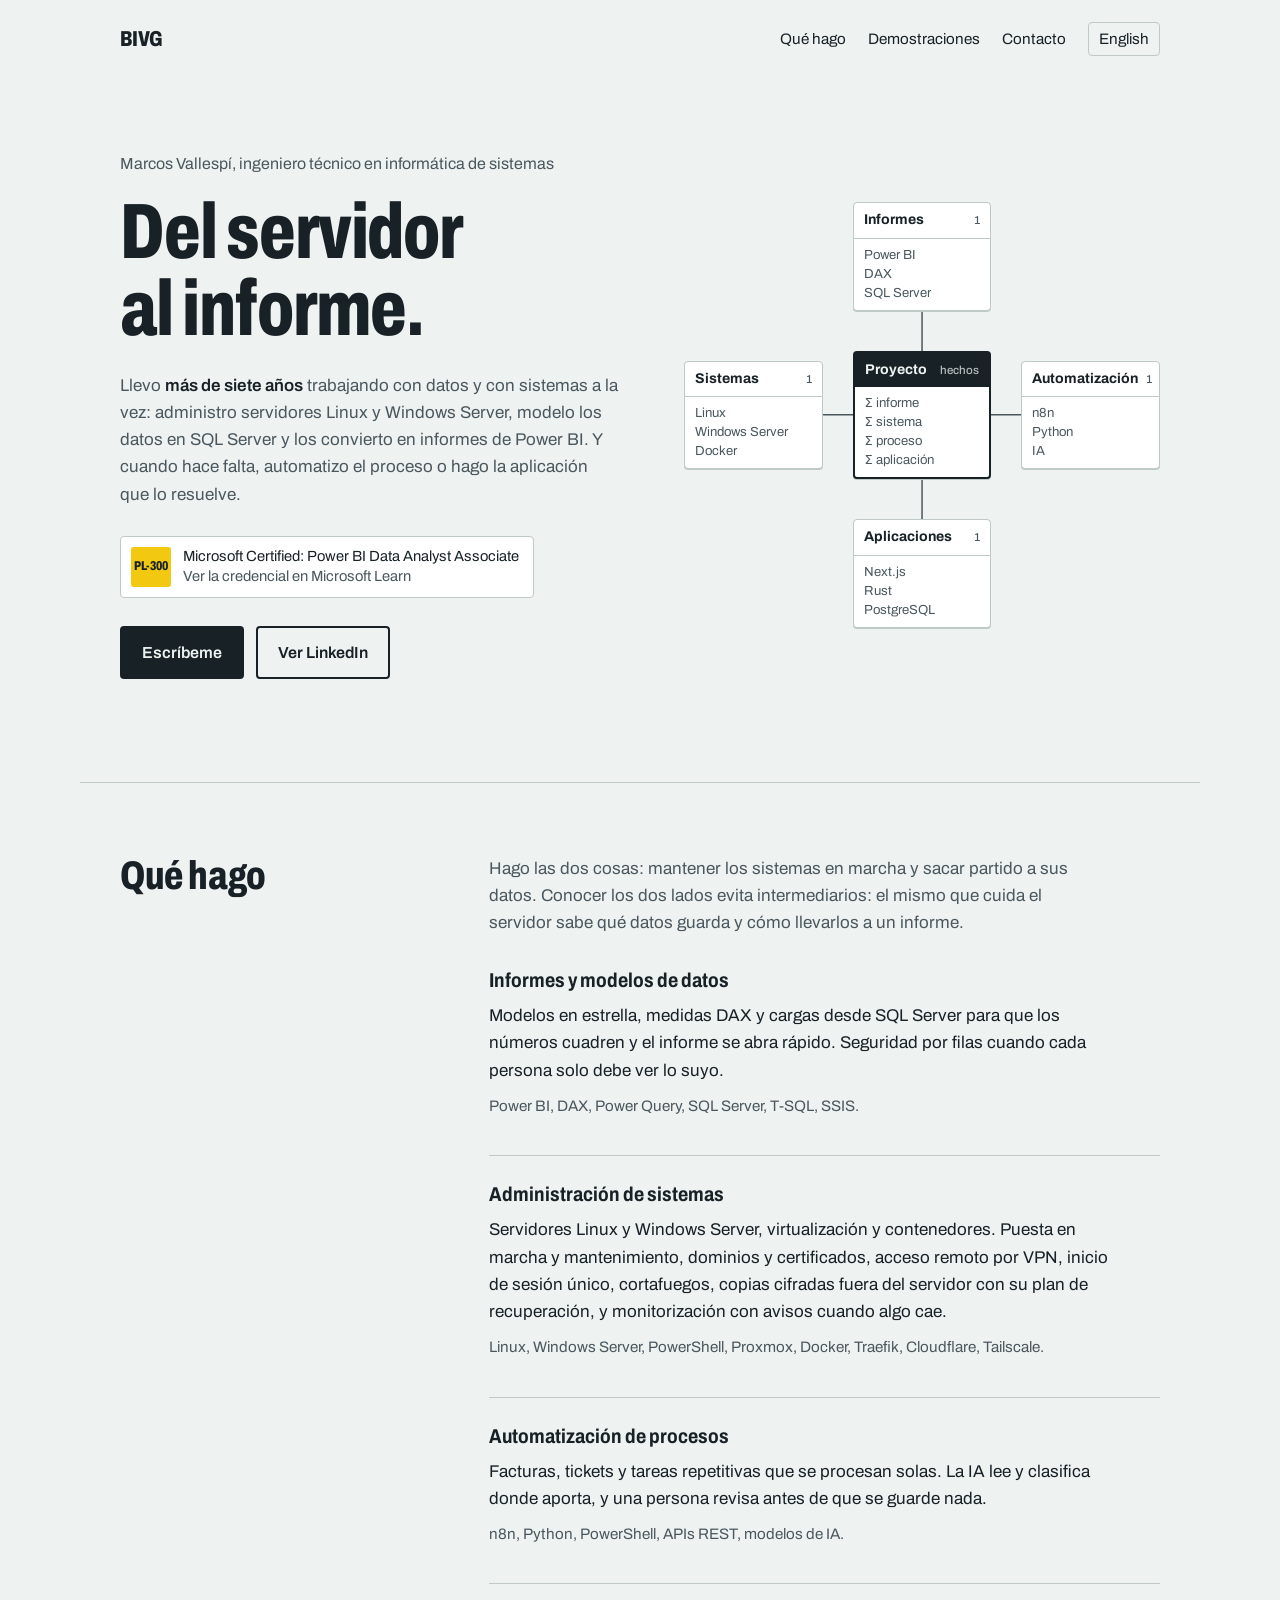
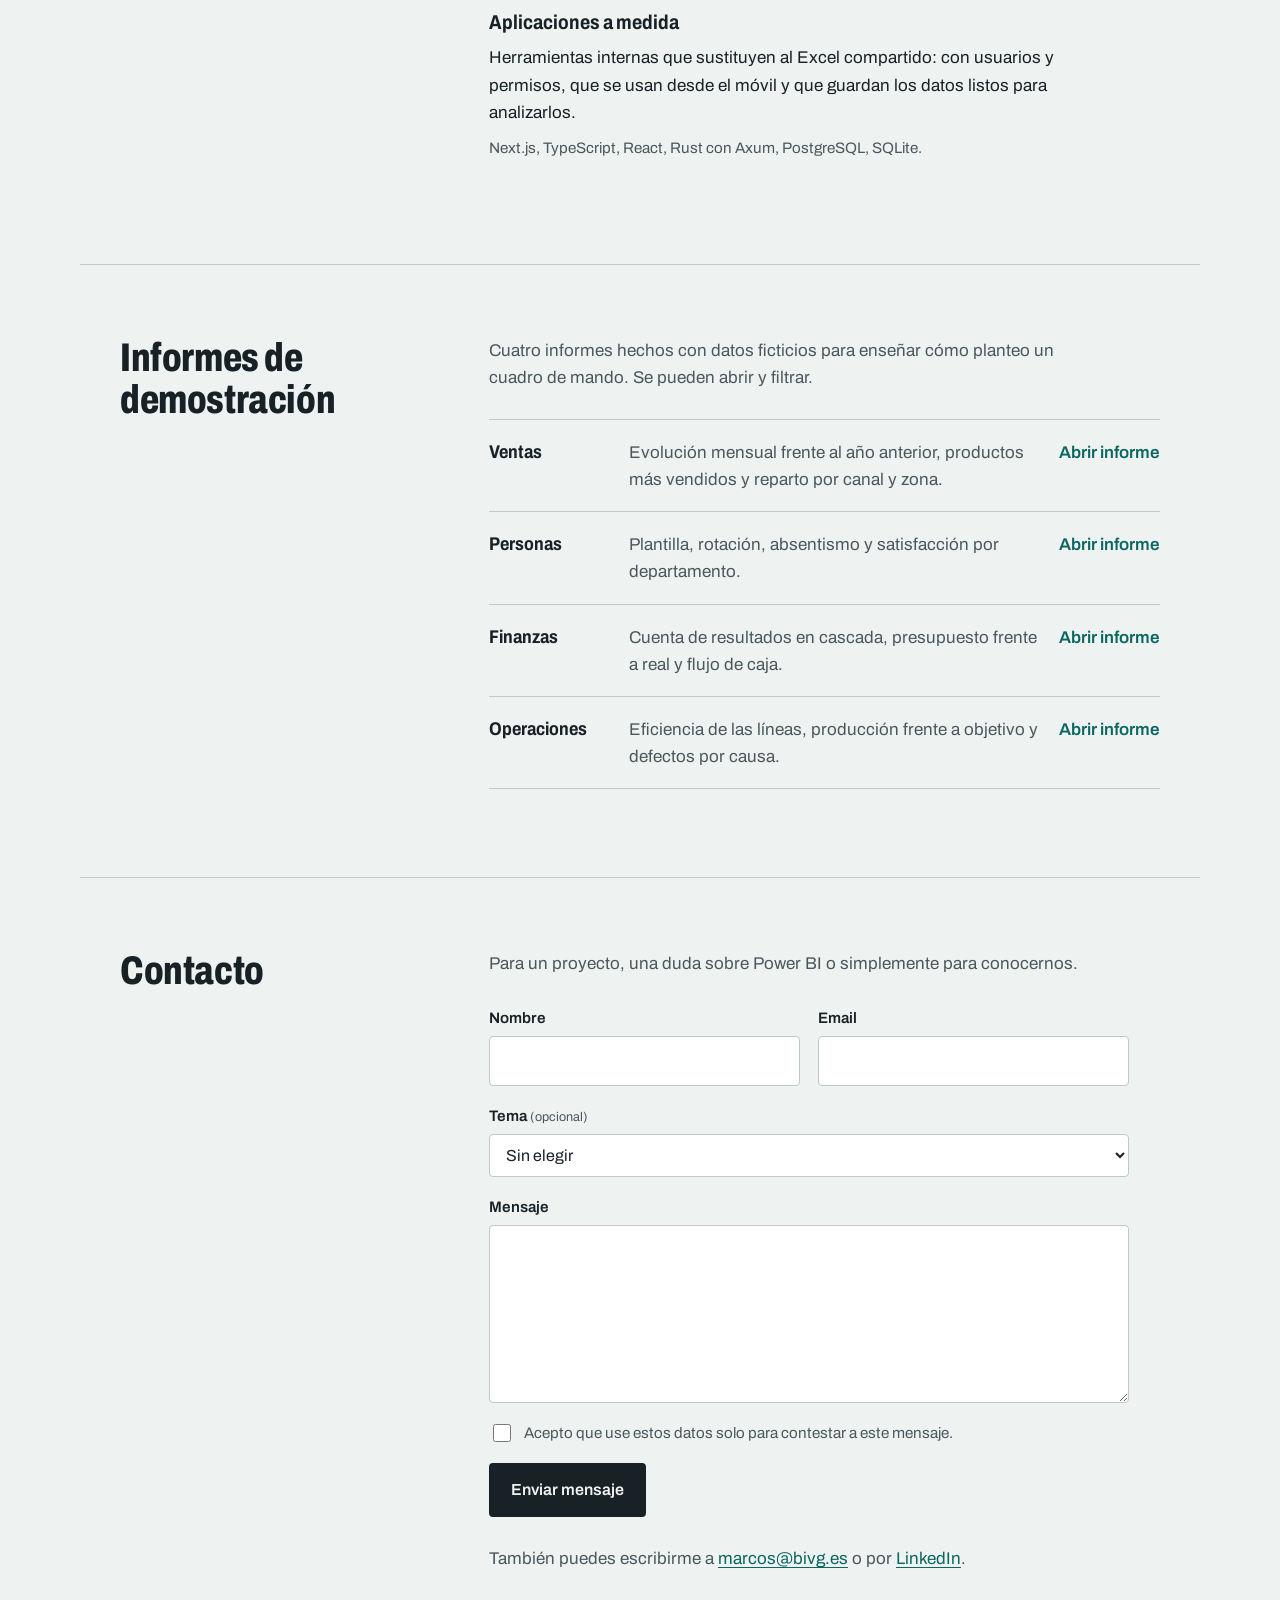
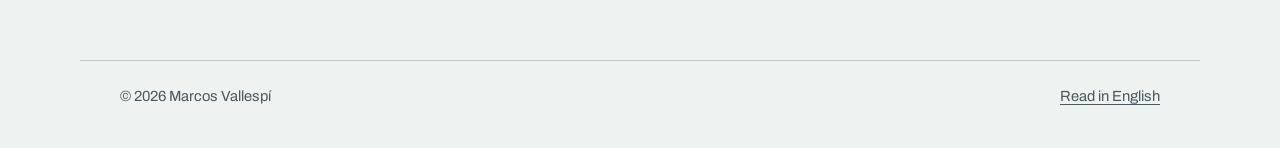
<file: index.html>
<!DOCTYPE html>
<html lang="es">
<head>
  <meta charset="UTF-8" />
  <meta name="viewport" content="width=device-width, initial-scale=1.0" />
  <title>Marcos Vallespí, datos y sistemas</title>
  <meta name="description" content="Ingeniero técnico en informática de sistemas con más de siete años trabajando con datos y con sistemas: administración de servidores, SQL Server y Power BI (PL-300), automatización y aplicaciones a medida." />
  <link rel="canonical" href="https://bivg.es/" />
  <link rel="alternate" hreflang="es" href="https://bivg.es/" />
  <link rel="alternate" hreflang="en" href="https://bivg.es/en/" />
  <link rel="alternate" hreflang="x-default" href="https://bivg.es/" />
  <meta property="og:title" content="Marcos Vallespí, datos y sistemas" />
  <meta property="og:description" content="Del servidor al informe." />
  <meta property="og:url" content="https://bivg.es/" />
  <meta property="og:type" content="website" />
  <meta property="og:site_name" content="BIVG" />
  <meta property="og:locale" content="es_ES" />
  <meta property="og:locale:alternate" content="en_GB" />
  <meta property="og:image" content="https://bivg.es/assets/img/og-card.png" />
  <meta property="og:image:width" content="1200" />
  <meta property="og:image:height" content="630" />
  <meta name="twitter:card" content="summary_large_image" />
  <meta name="theme-color" content="#EEF2F1" media="(prefers-color-scheme: light)" />
  <meta name="theme-color" content="#172126" media="(prefers-color-scheme: dark)" />
  <link rel="icon" href="data:image/svg+xml,%3Csvg xmlns='http://www.w3.org/2000/svg' viewBox='0 0 100 100'%3E%3Crect width='100' height='100' rx='10' fill='%23172126'/%3E%3Crect x='16' y='60' width='14' height='24' fill='%23F2C811'/%3E%3Crect x='36' y='42' width='14' height='42' fill='%23F2C811'/%3E%3Crect x='56' y='28' width='14' height='56' fill='%23F2C811'/%3E%3Crect x='76' y='16' width='8' height='68' fill='%23EEF2F1'/%3E%3C/svg%3E" />
  <link rel="preconnect" href="https://fonts.googleapis.com" />
  <link rel="preconnect" href="https://fonts.gstatic.com" crossorigin />
  <link href="https://fonts.googleapis.com/css2?family=Archivo:wdth,wght@62..125,400..800&display=swap" rel="stylesheet" />
  <link rel="stylesheet" href="assets/css/inicio.css" />
  <script type="application/ld+json">
  {"@context":"https://schema.org","@type":"Person","name":"Marcos Vallespí","url":"https://bivg.es/","jobTitle":"Ingeniero técnico en informática de sistemas","sameAs":["https://es.linkedin.com/in/marcos-vallespi"],"hasCredential":[{"@type":"EducationalOccupationalCredential","credentialCategory":"degree","name":"Ingeniería Técnica en Informática de Sistemas"},{"@type":"EducationalOccupationalCredential","credentialCategory":"certification","name":"Microsoft Certified: Power BI Data Analyst Associate (PL-300)"}]}
  </script>
</head>
<body>
<a class="saltar" href="#contenido">Saltar al contenido</a>

<header class="envoltura cabecera">
  <a class="marca" href="./">BIVG</a>
  <nav aria-label="Principal">
    <a class="secundario" href="#que-hago">Qué hago</a>
    <a class="secundario" href="#demostraciones">Demostraciones</a>
    <a href="#contacto">Contacto</a>
    <a class="idioma" href="en/" hreflang="en" lang="en">English</a>
  </nav>
</header>

<main id="contenido">

  <section class="envoltura portada" aria-labelledby="titular">
    <div>
      <p class="portada__quien">Marcos Vallespí, ingeniero técnico en informática de sistemas</p>
      <h1 id="titular">Del servidor al informe.</h1>
      <p class="portada__texto">
        Llevo <strong>más de siete años</strong> trabajando con datos y con sistemas a la vez:
        administro servidores Linux y Windows Server, modelo los datos en SQL Server y los convierto en informes de Power BI.
        Y cuando hace falta, automatizo el proceso o hago la aplicación que lo resuelve.
      </p>
      <a class="credencial" href="https://learn.microsoft.com/api/credentials/share/es-es/Marcos-6363/B257FB48FBDECB53?sharingId=D86A6103BB93D4D9" target="_blank" rel="noopener">
        <span class="credencial__sello" aria-hidden="true">PL-300</span>
        <span>Microsoft Certified: Power BI Data Analyst Associate <span>Ver la credencial en Microsoft Learn</span></span>
      </a>
      <div class="acciones">
        <a class="boton boton--lleno" href="#contacto">Escríbeme</a>
        <a class="boton boton--vacio" href="https://es.linkedin.com/in/marcos-vallespi" target="_blank" rel="noopener">Ver LinkedIn</a>
      </div>
    </div>

    <figure class="modelo" aria-label="Lo que hago, dibujado como un modelo en estrella de Power BI. Cada tabla lleva a su apartado.">
      <svg class="modelo__lineas" aria-hidden="true" focusable="false">
        <line data-a="arr" pathLength="100" />
        <line data-a="der" pathLength="100" />
        <line data-a="aba" pathLength="100" />
        <line data-a="izq" pathLength="100" />
      </svg>
      <div class="tabla tabla--hechos" aria-hidden="true">
        <div class="tabla__nombre">Proyecto <small>hechos</small></div>
        <ul><li>informe</li><li>sistema</li><li>proceso</li><li>aplicación</li></ul>
      </div>
      <a class="tabla" data-dim="arr" href="#informes">
        <span class="tabla__nombre">Informes <small>1</small></span>
        <ul><li>Power BI</li><li>DAX</li><li>SQL Server</li></ul>
      </a>
      <a class="tabla" data-dim="der" href="#automatizacion">
        <span class="tabla__nombre">Automatización <small>1</small></span>
        <ul><li>n8n</li><li>Python</li><li>IA</li></ul>
      </a>
      <a class="tabla" data-dim="aba" href="#aplicaciones">
        <span class="tabla__nombre">Aplicaciones <small>1</small></span>
        <ul><li>Next.js</li><li>Rust</li><li>PostgreSQL</li></ul>
      </a>
      <a class="tabla" data-dim="izq" href="#sistemas">
        <span class="tabla__nombre">Sistemas <small>1</small></span>
        <ul><li>Linux</li><li>Windows Server</li><li>Docker</li></ul>
      </a>
    </figure>
  </section>

  <section class="envoltura seccion" id="que-hago" aria-labelledby="t-que-hago">
    <h2 id="t-que-hago">Qué hago</h2>
    <div>
      <p class="seccion__intro">Hago las dos cosas: mantener los sistemas en marcha y sacar partido a sus datos. Conocer los dos lados evita intermediarios: el mismo que cuida el servidor sabe qué datos guarda y cómo llevarlos a un informe.</p>
      <dl class="areas">
        <div class="area" id="informes">
          <dt>Informes y modelos de datos</dt>
          <dd>Modelos en estrella, medidas DAX y cargas desde SQL Server para que los números cuadren y el informe se abra rápido. Seguridad por filas cuando cada persona solo debe ver lo suyo.
            <p class="herramientas">Power BI, DAX, Power Query, SQL Server, T-SQL, SSIS.</p></dd>
        </div>
        <div class="area" id="sistemas">
          <dt>Administración de sistemas</dt>
          <dd>Servidores Linux y Windows Server, virtualización y contenedores. Puesta en marcha y mantenimiento, dominios y certificados, acceso remoto por VPN, inicio de sesión único, cortafuegos, copias cifradas fuera del servidor con su plan de recuperación, y monitorización con avisos cuando algo cae.
            <p class="herramientas">Linux, Windows Server, PowerShell, Proxmox, Docker, Traefik, Cloudflare, Tailscale.</p></dd>
        </div>
        <div class="area" id="automatizacion">
          <dt>Automatización de procesos</dt>
          <dd>Facturas, tickets y tareas repetitivas que se procesan solas. La IA lee y clasifica donde aporta, y una persona revisa antes de que se guarde nada.
            <p class="herramientas">n8n, Python, PowerShell, APIs REST, modelos de IA.</p></dd>
        </div>
        <div class="area" id="aplicaciones">
          <dt>Aplicaciones a medida</dt>
          <dd>Herramientas internas que sustituyen al Excel compartido: con usuarios y permisos, que se usan desde el móvil y que guardan los datos listos para analizarlos.
            <p class="herramientas">Next.js, TypeScript, React, Rust con Axum, PostgreSQL, SQLite.</p></dd>
        </div>
      </dl>
    </div>
  </section>

  <section class="envoltura seccion" id="demostraciones" aria-labelledby="t-demos">
    <h2 id="t-demos">Informes de demostración</h2>
    <div>
      <p class="seccion__intro">Cuatro informes hechos con datos ficticios para enseñar cómo planteo un cuadro de mando. Se pueden abrir y filtrar.</p>
      <ul class="demos">
        <li class="demo"><a href="ventas.html"><strong>Ventas</strong><span>Evolución mensual frente al año anterior, productos más vendidos y reparto por canal y zona.</span><em>Abrir informe</em></a></li>
        <li class="demo"><a href="rrhh.html"><strong>Personas</strong><span>Plantilla, rotación, absentismo y satisfacción por departamento.</span><em>Abrir informe</em></a></li>
        <li class="demo"><a href="financiero.html"><strong>Finanzas</strong><span>Cuenta de resultados en cascada, presupuesto frente a real y flujo de caja.</span><em>Abrir informe</em></a></li>
        <li class="demo"><a href="operaciones.html"><strong>Operaciones</strong><span>Eficiencia de las líneas, producción frente a objetivo y defectos por causa.</span><em>Abrir informe</em></a></li>
      </ul>
    </div>
  </section>

  <section class="envoltura seccion" id="contacto" aria-labelledby="t-contacto">
    <h2 id="t-contacto">Contacto</h2>
    <div>
      <p class="seccion__intro">Para un proyecto, una duda sobre Power BI o simplemente para conocernos.</p>
      <!-- Lo recibe gastos.bivg.es/api/contacto-web y llega a Marcos por
           Telegram. Funciona también sin JavaScript (vuelve con ?contacto=ok). -->
      <form class="formulario" id="formulario" action="https://gastos.bivg.es/api/contacto-web" method="post" novalidate>
        <div class="formulario__fila">
          <label class="campo"><span>Nombre</span>
            <input type="text" name="nombre" autocomplete="name" required maxlength="100" /></label>
          <label class="campo"><span>Email</span>
            <input type="email" name="email" autocomplete="email" required maxlength="200" /></label>
        </div>
        <label class="campo"><span>Tema <small>(opcional)</small></span>
          <select name="tema">
            <option value="">Sin elegir</option>
            <option>Informes y Power BI</option>
            <option>Automatización</option>
            <option>Una aplicación</option>
            <option>Servidores y sistemas</option>
            <option>Otra cosa</option>
          </select></label>
        <label class="campo"><span>Mensaje</span>
          <textarea name="mensaje" rows="6" required minlength="10" maxlength="4000"></textarea></label>
        <div class="trampa" aria-hidden="true"><label>No rellenar <input type="text" name="web" tabindex="-1" autocomplete="off" /></label></div>
        <input type="hidden" name="t" value="" />
        <input type="hidden" name="idioma" value="es" />
        <label class="acepto"><input type="checkbox" name="acepto" value="si" required />
          <span>Acepto que use estos datos solo para contestar a este mensaje.</span></label>
        <div class="formulario__pie">
          <button type="submit" class="boton boton--lleno">Enviar mensaje</button>
          <p class="estado" role="status" aria-live="polite"></p>
        </div>
      </form>
      <p class="directo">También puedes escribirme a <a href="mailto:marcos@bivg.es">marcos@bivg.es</a> o por <a href="https://es.linkedin.com/in/marcos-vallespi" target="_blank" rel="noopener">LinkedIn</a>.</p>
    </div>
  </section>

</main>

<footer class="envoltura pie">
  <span>© <span id="anio">2026</span> Marcos Vallespí</span>
  <a href="en/" hreflang="en" lang="en">Read in English</a>
</footer>

<script src="assets/js/inicio.js" defer></script>
</body>
</html>
</file>
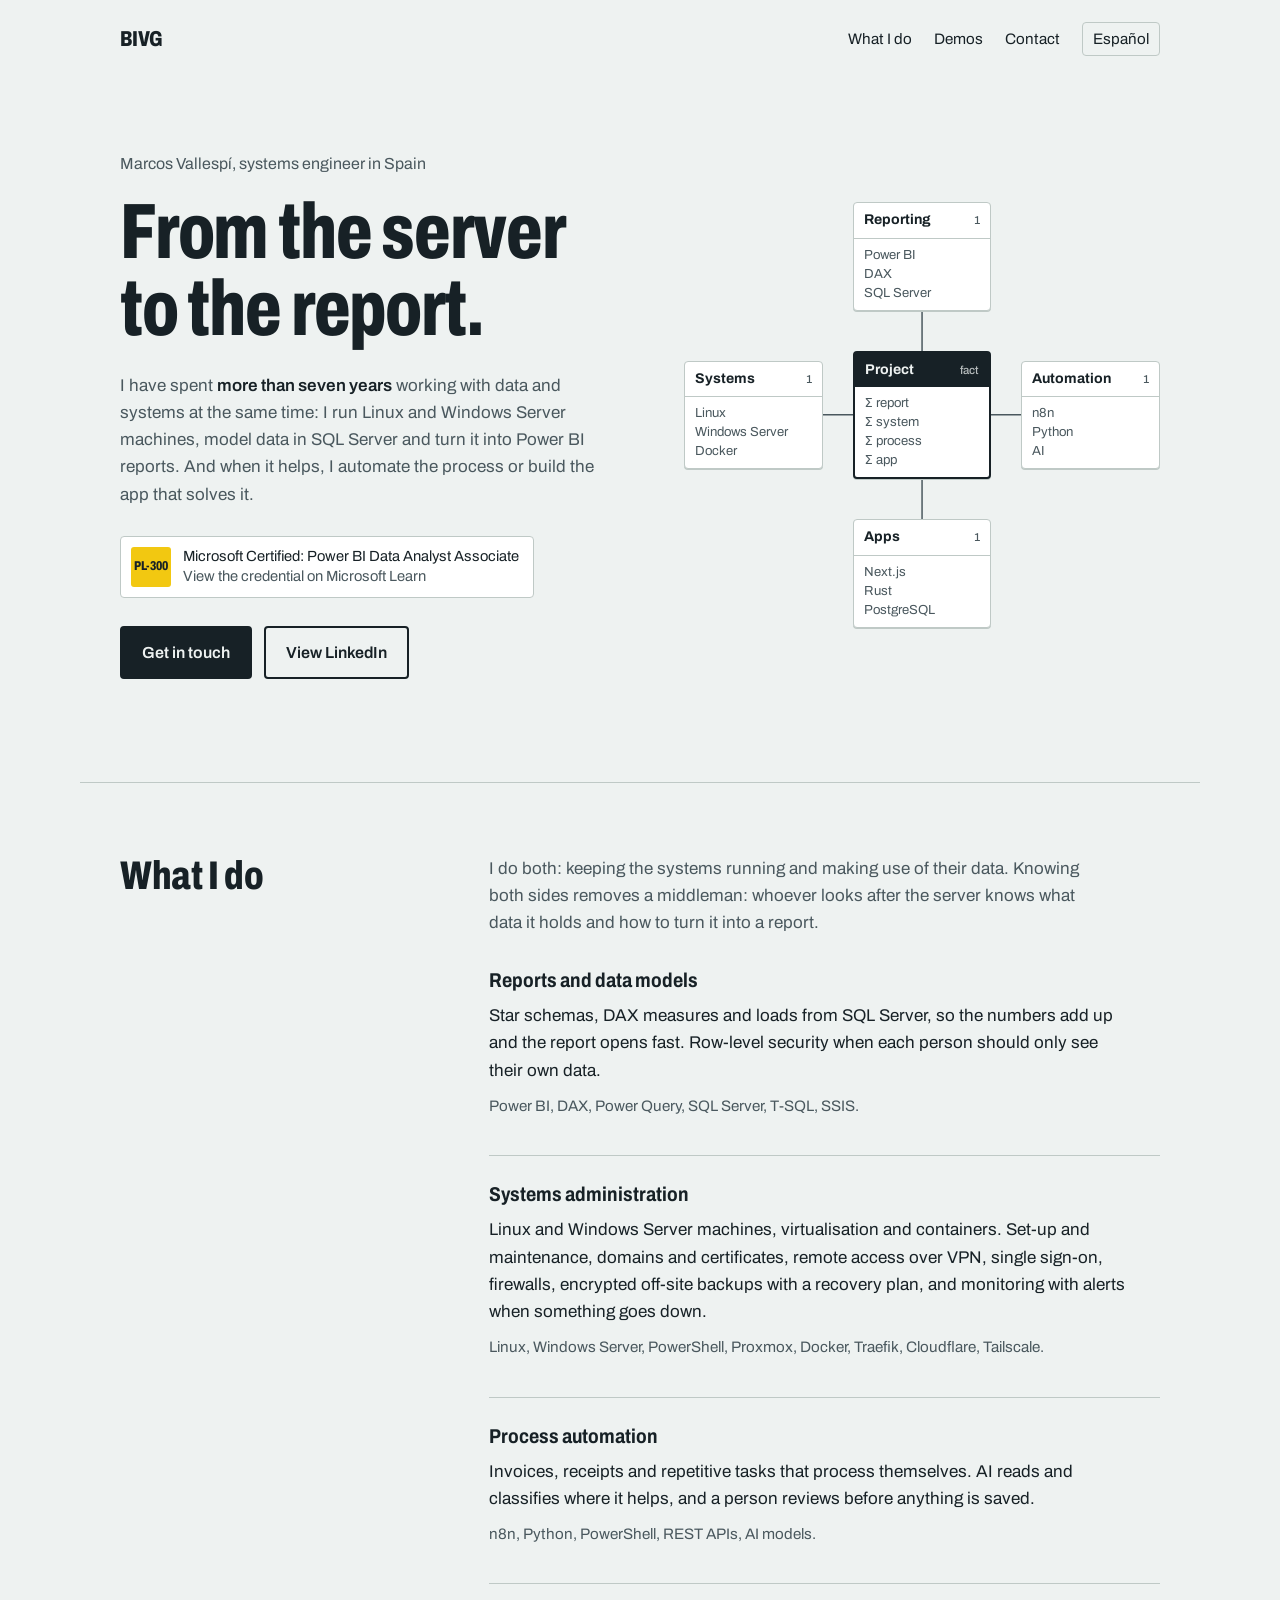
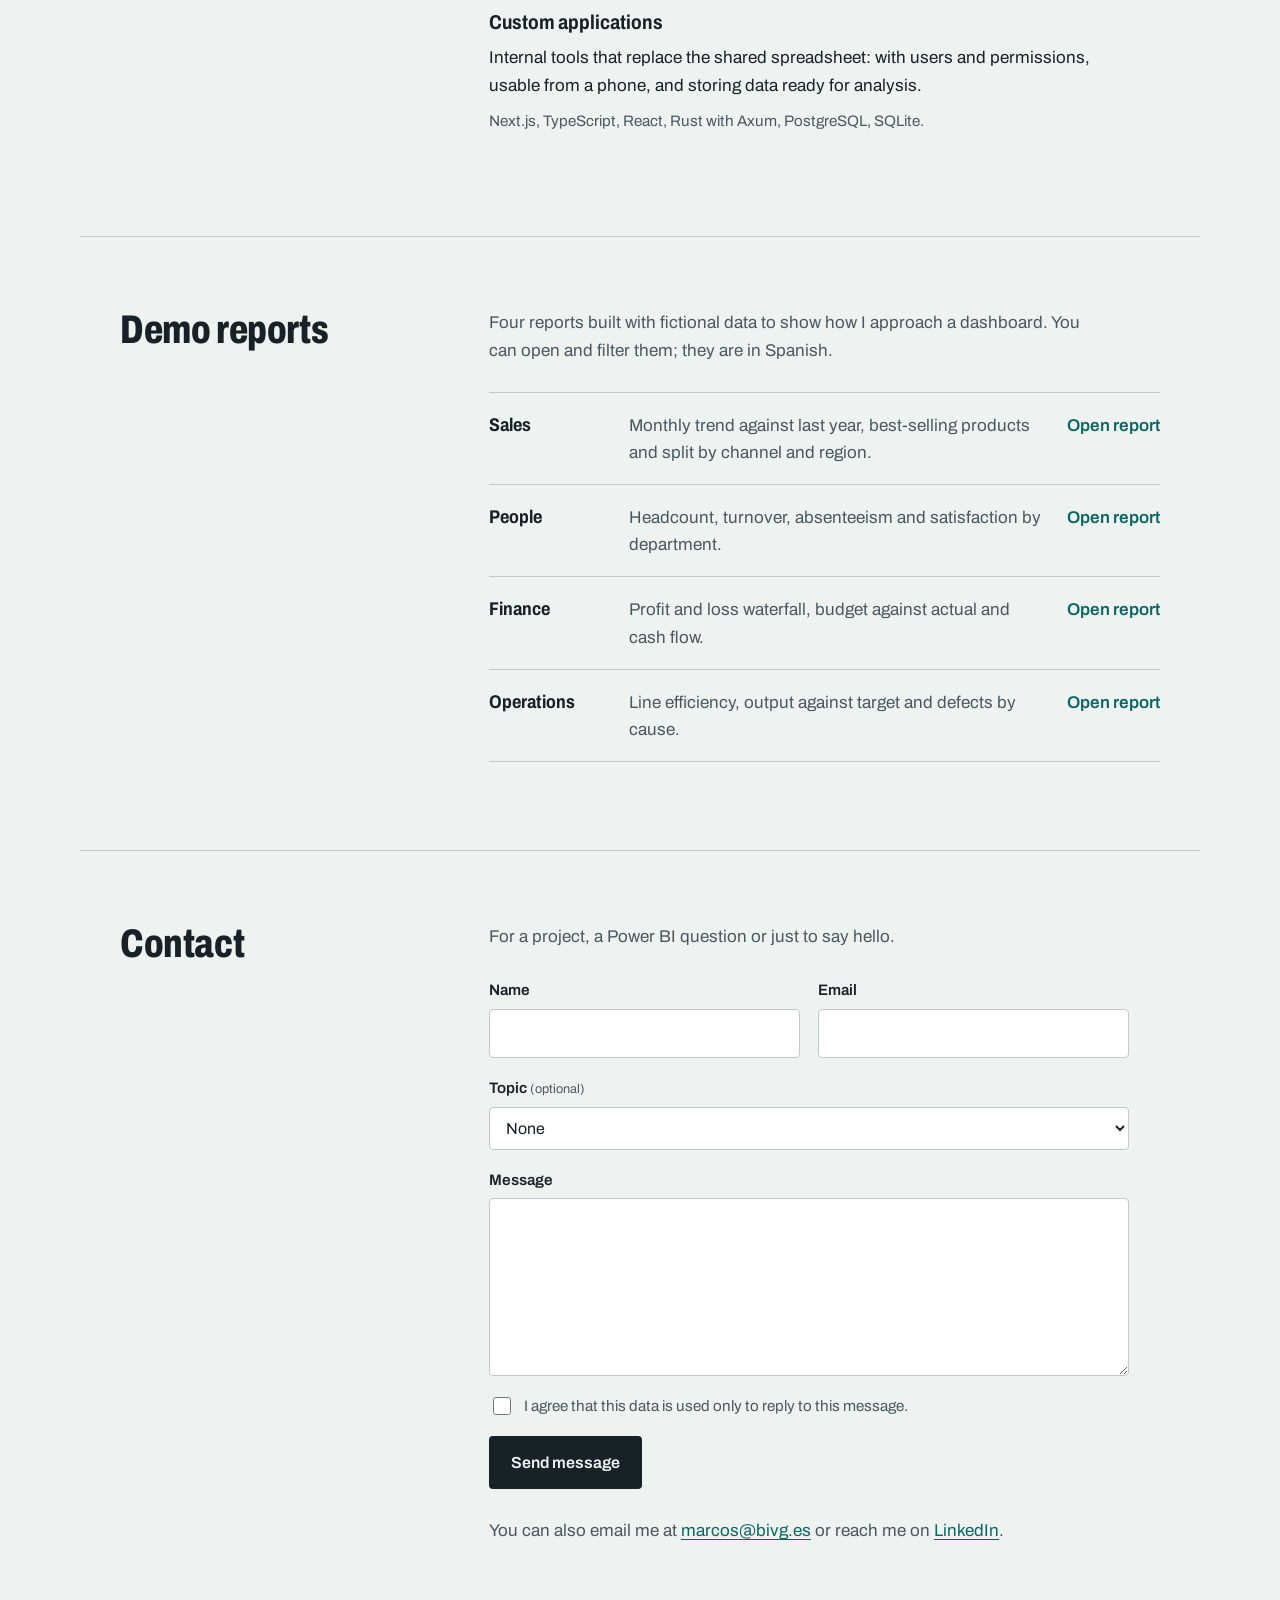
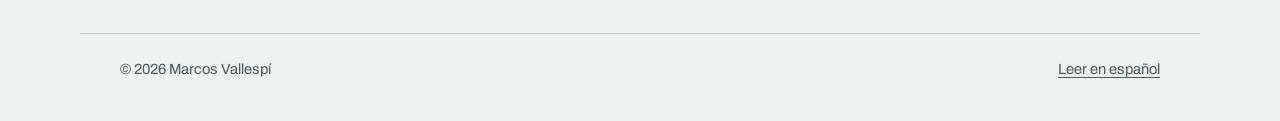
<file: en/index.html>
<!DOCTYPE html>
<html lang="en">
<head>
  <meta charset="UTF-8" />
  <meta name="viewport" content="width=device-width, initial-scale=1.0" />
  <title>Marcos Vallespí, data and systems</title>
  <meta name="description" content="Systems engineer with more than seven years working with data and systems: server administration, SQL Server and Power BI (PL-300), process automation and custom applications." />
  <link rel="canonical" href="https://bivg.es/en/" />
  <link rel="alternate" hreflang="es" href="https://bivg.es/" />
  <link rel="alternate" hreflang="en" href="https://bivg.es/en/" />
  <link rel="alternate" hreflang="x-default" href="https://bivg.es/" />
  <meta property="og:title" content="Marcos Vallespí, data and systems" />
  <meta property="og:description" content="From the server to the report." />
  <meta property="og:url" content="https://bivg.es/en/" />
  <meta property="og:type" content="website" />
  <meta property="og:site_name" content="BIVG" />
  <meta property="og:locale" content="en_GB" />
  <meta property="og:locale:alternate" content="es_ES" />
  <meta property="og:image" content="https://bivg.es/assets/img/og-card.png" />
  <meta property="og:image:width" content="1200" />
  <meta property="og:image:height" content="630" />
  <meta name="twitter:card" content="summary_large_image" />
  <meta name="theme-color" content="#EEF2F1" media="(prefers-color-scheme: light)" />
  <meta name="theme-color" content="#172126" media="(prefers-color-scheme: dark)" />
  <link rel="icon" href="data:image/svg+xml,%3Csvg xmlns='http://www.w3.org/2000/svg' viewBox='0 0 100 100'%3E%3Crect width='100' height='100' rx='10' fill='%23172126'/%3E%3Crect x='16' y='60' width='14' height='24' fill='%23F2C811'/%3E%3Crect x='36' y='42' width='14' height='42' fill='%23F2C811'/%3E%3Crect x='56' y='28' width='14' height='56' fill='%23F2C811'/%3E%3Crect x='76' y='16' width='8' height='68' fill='%23EEF2F1'/%3E%3C/svg%3E" />
  <link rel="preconnect" href="https://fonts.googleapis.com" />
  <link rel="preconnect" href="https://fonts.gstatic.com" crossorigin />
  <link href="https://fonts.googleapis.com/css2?family=Archivo:wdth,wght@62..125,400..800&display=swap" rel="stylesheet" />
  <link rel="stylesheet" href="../assets/css/inicio.css" />
  <script type="application/ld+json">
  {"@context":"https://schema.org","@type":"Person","name":"Marcos Vallespí","url":"https://bivg.es/en/","jobTitle":"Systems engineer","sameAs":["https://es.linkedin.com/in/marcos-vallespi"],"hasCredential":[{"@type":"EducationalOccupationalCredential","credentialCategory":"degree","name":"Ingeniería Técnica en Informática de Sistemas (Technical Engineering in Computer Systems)"},{"@type":"EducationalOccupationalCredential","credentialCategory":"certification","name":"Microsoft Certified: Power BI Data Analyst Associate (PL-300)"}]}
  </script>
</head>
<body>
<a class="saltar" href="#contenido">Skip to content</a>

<header class="envoltura cabecera">
  <a class="marca" href="./">BIVG</a>
  <nav aria-label="Main">
    <a class="secundario" href="#what-i-do">What I do</a>
    <a class="secundario" href="#demos">Demos</a>
    <a href="#contacto">Contact</a>
    <a class="idioma" href="../" hreflang="es" lang="es">Español</a>
  </nav>
</header>

<main id="contenido">

  <section class="envoltura portada" aria-labelledby="titular">
    <div>
      <p class="portada__quien">Marcos Vallespí, systems engineer in Spain</p>
      <h1 id="titular">From the server to the report.</h1>
      <p class="portada__texto">
        I have spent <strong>more than seven years</strong> working with data and systems at the same time:
        I run Linux and Windows Server machines, model data in SQL Server and turn it into Power BI reports.
        And when it helps, I automate the process or build the app that solves it.
      </p>
      <a class="credencial" href="https://learn.microsoft.com/api/credentials/share/en-gb/Marcos-6363/B257FB48FBDECB53?sharingId=D86A6103BB93D4D9" target="_blank" rel="noopener">
        <span class="credencial__sello" aria-hidden="true">PL-300</span>
        <span>Microsoft Certified: Power BI Data Analyst Associate <span>View the credential on Microsoft Learn</span></span>
      </a>
      <div class="acciones">
        <a class="boton boton--lleno" href="#contacto">Get in touch</a>
        <a class="boton boton--vacio" href="https://es.linkedin.com/in/marcos-vallespi" target="_blank" rel="noopener">View LinkedIn</a>
      </div>
    </div>

    <figure class="modelo" aria-label="What I do, drawn as a Power BI star schema. Each table links to its section.">
      <svg class="modelo__lineas" aria-hidden="true" focusable="false">
        <line data-a="arr" pathLength="100" />
        <line data-a="der" pathLength="100" />
        <line data-a="aba" pathLength="100" />
        <line data-a="izq" pathLength="100" />
      </svg>
      <div class="tabla tabla--hechos" aria-hidden="true">
        <div class="tabla__nombre">Project <small>fact</small></div>
        <ul><li>report</li><li>system</li><li>process</li><li>app</li></ul>
      </div>
      <a class="tabla" data-dim="arr" href="#reports">
        <span class="tabla__nombre">Reporting <small>1</small></span>
        <ul><li>Power BI</li><li>DAX</li><li>SQL Server</li></ul>
      </a>
      <a class="tabla" data-dim="der" href="#automation">
        <span class="tabla__nombre">Automation <small>1</small></span>
        <ul><li>n8n</li><li>Python</li><li>AI</li></ul>
      </a>
      <a class="tabla" data-dim="aba" href="#apps">
        <span class="tabla__nombre">Apps <small>1</small></span>
        <ul><li>Next.js</li><li>Rust</li><li>PostgreSQL</li></ul>
      </a>
      <a class="tabla" data-dim="izq" href="#systems">
        <span class="tabla__nombre">Systems <small>1</small></span>
        <ul><li>Linux</li><li>Windows Server</li><li>Docker</li></ul>
      </a>
    </figure>
  </section>

  <section class="envoltura seccion" id="what-i-do" aria-labelledby="t-what">
    <h2 id="t-what">What I do</h2>
    <div>
      <p class="seccion__intro">I do both: keeping the systems running and making use of their data. Knowing both sides removes a middleman: whoever looks after the server knows what data it holds and how to turn it into a report.</p>
      <dl class="areas">
        <div class="area" id="reports">
          <dt>Reports and data models</dt>
          <dd>Star schemas, DAX measures and loads from SQL Server, so the numbers add up and the report opens fast. Row-level security when each person should only see their own data.
            <p class="herramientas">Power BI, DAX, Power Query, SQL Server, T-SQL, SSIS.</p></dd>
        </div>
        <div class="area" id="systems">
          <dt>Systems administration</dt>
          <dd>Linux and Windows Server machines, virtualisation and containers. Set-up and maintenance, domains and certificates, remote access over VPN, single sign-on, firewalls, encrypted off-site backups with a recovery plan, and monitoring with alerts when something goes down.
            <p class="herramientas">Linux, Windows Server, PowerShell, Proxmox, Docker, Traefik, Cloudflare, Tailscale.</p></dd>
        </div>
        <div class="area" id="automation">
          <dt>Process automation</dt>
          <dd>Invoices, receipts and repetitive tasks that process themselves. AI reads and classifies where it helps, and a person reviews before anything is saved.
            <p class="herramientas">n8n, Python, PowerShell, REST APIs, AI models.</p></dd>
        </div>
        <div class="area" id="apps">
          <dt>Custom applications</dt>
          <dd>Internal tools that replace the shared spreadsheet: with users and permissions, usable from a phone, and storing data ready for analysis.
            <p class="herramientas">Next.js, TypeScript, React, Rust with Axum, PostgreSQL, SQLite.</p></dd>
        </div>
      </dl>
    </div>
  </section>

  <section class="envoltura seccion" id="demos" aria-labelledby="t-demos">
    <h2 id="t-demos">Demo reports</h2>
    <div>
      <p class="seccion__intro">Four reports built with fictional data to show how I approach a dashboard. You can open and filter them; they are in Spanish.</p>
      <ul class="demos">
        <li class="demo"><a href="../ventas.html" hreflang="es"><strong>Sales</strong><span>Monthly trend against last year, best-selling products and split by channel and region.</span><em>Open report</em></a></li>
        <li class="demo"><a href="../rrhh.html" hreflang="es"><strong>People</strong><span>Headcount, turnover, absenteeism and satisfaction by department.</span><em>Open report</em></a></li>
        <li class="demo"><a href="../financiero.html" hreflang="es"><strong>Finance</strong><span>Profit and loss waterfall, budget against actual and cash flow.</span><em>Open report</em></a></li>
        <li class="demo"><a href="../operaciones.html" hreflang="es"><strong>Operations</strong><span>Line efficiency, output against target and defects by cause.</span><em>Open report</em></a></li>
      </ul>
    </div>
  </section>

  <section class="envoltura seccion" id="contacto" aria-labelledby="t-contact">
    <h2 id="t-contact">Contact</h2>
    <div>
      <p class="seccion__intro">For a project, a Power BI question or just to say hello.</p>
      <form class="formulario" id="formulario" action="https://gastos.bivg.es/api/contacto-web" method="post" novalidate>
        <div class="formulario__fila">
          <label class="campo"><span>Name</span>
            <input type="text" name="nombre" autocomplete="name" required maxlength="100" /></label>
          <label class="campo"><span>Email</span>
            <input type="email" name="email" autocomplete="email" required maxlength="200" /></label>
        </div>
        <label class="campo"><span>Topic <small>(optional)</small></span>
          <select name="tema">
            <option value="">None</option>
            <option value="Informes y Power BI">Reporting and Power BI</option>
            <option value="Automatización">Automation</option>
            <option value="Una aplicación">An application</option>
            <option value="Servidores y sistemas">Servers and systems</option>
            <option value="Otra cosa">Something else</option>
          </select></label>
        <label class="campo"><span>Message</span>
          <textarea name="mensaje" rows="6" required minlength="10" maxlength="4000"></textarea></label>
        <div class="trampa" aria-hidden="true"><label>Leave empty <input type="text" name="web" tabindex="-1" autocomplete="off" /></label></div>
        <input type="hidden" name="t" value="" />
        <input type="hidden" name="idioma" value="en" />
        <label class="acepto"><input type="checkbox" name="acepto" value="si" required />
          <span>I agree that this data is used only to reply to this message.</span></label>
        <div class="formulario__pie">
          <button type="submit" class="boton boton--lleno">Send message</button>
          <p class="estado" role="status" aria-live="polite"></p>
        </div>
      </form>
      <p class="directo">You can also email me at <a href="mailto:marcos@bivg.es">marcos@bivg.es</a> or reach me on <a href="https://es.linkedin.com/in/marcos-vallespi" target="_blank" rel="noopener">LinkedIn</a>.</p>
    </div>
  </section>

</main>

<footer class="envoltura pie">
  <span>© <span id="anio">2026</span> Marcos Vallespí</span>
  <a href="../" hreflang="es" lang="es">Leer en español</a>
</footer>

<script src="../assets/js/inicio.js" defer></script>
</body>
</html>
</file>
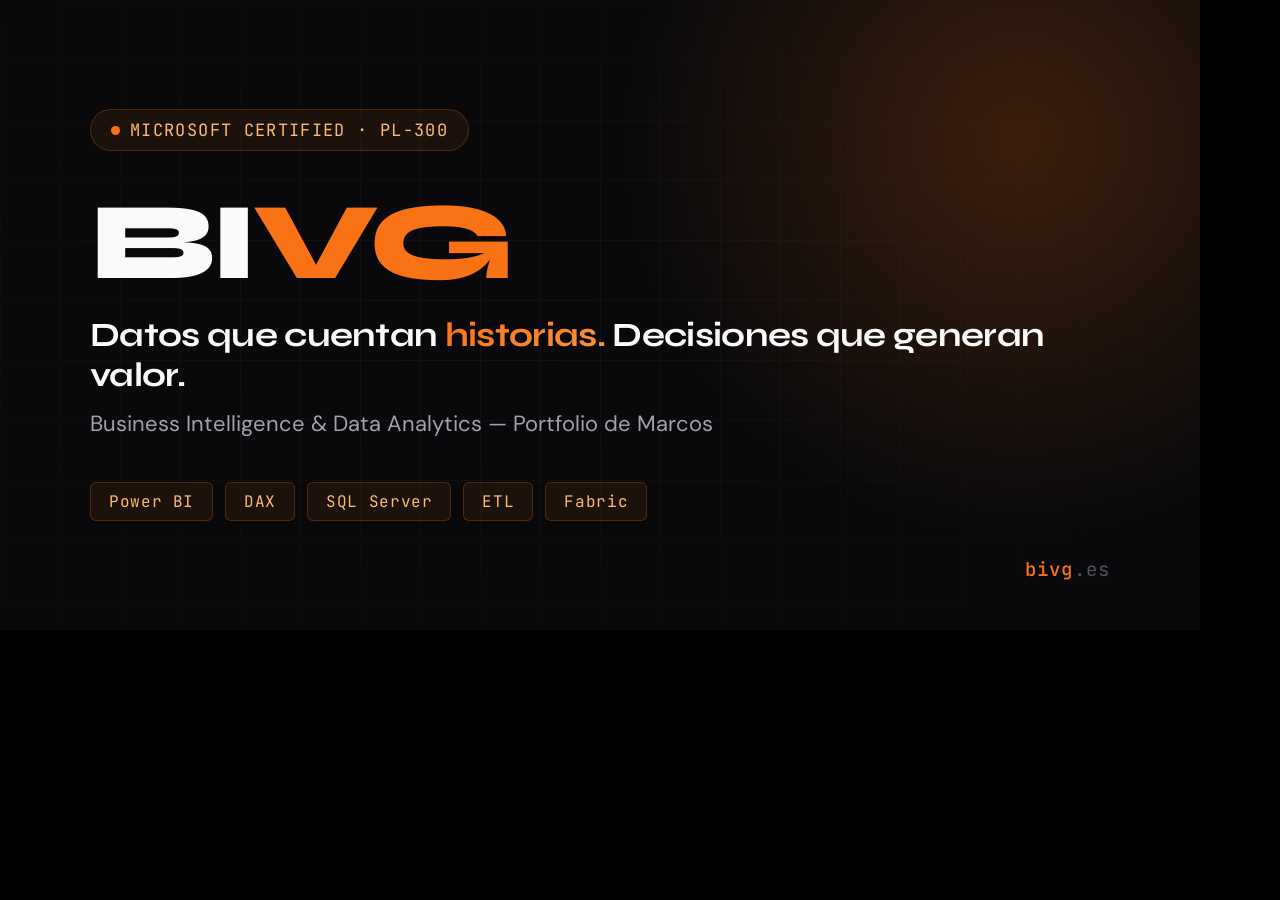
<file: assets/img/og-card-source.html>
<!DOCTYPE html>
<html lang="es">
<head>
  <meta charset="UTF-8" />
  <meta name="robots" content="noindex" />
  <title>OG Card — fuente para generar og-card.jpg (1200×630)</title>
  <!-- Este archivo es la fuente de assets/img/og-card.jpg. Para regenerar la
       imagen: abrir en Chrome y capturar la región 1200×630 desde (0,0). -->
  <link rel="preconnect" href="https://fonts.googleapis.com" />
  <link rel="preconnect" href="https://fonts.gstatic.com" crossorigin />
  <link href="https://fonts.googleapis.com/css2?family=Syne:wght@700;800&family=DM+Sans:wght@400;500&family=JetBrains+Mono:wght@400;500&display=swap" rel="stylesheet" />
  <style>
    * { margin: 0; padding: 0; box-sizing: border-box; }
    body { background: #000; }
    .card {
      width: 1200px;
      height: 630px;
      background: #09090B;
      position: relative;
      overflow: hidden;
      display: flex;
      flex-direction: column;
      justify-content: center;
      padding: 0 90px;
      font-family: 'DM Sans', sans-serif;
    }
    .grid-bg {
      position: absolute;
      inset: 0;
      background-image:
        linear-gradient(#27272A 1px, transparent 1px),
        linear-gradient(90deg, #27272A 1px, transparent 1px);
      background-size: 60px 60px;
      opacity: 0.3;
      -webkit-mask-image: radial-gradient(ellipse 90% 90% at 40% 50%, black 10%, transparent 75%);
      mask-image: radial-gradient(ellipse 90% 90% at 40% 50%, black 10%, transparent 75%);
    }
    .glow {
      position: absolute;
      top: -260px; right: -220px;
      width: 800px; height: 800px;
      border-radius: 50%;
      background: radial-gradient(circle, rgba(249,115,22,0.20) 0%, transparent 70%);
    }
    .content { position: relative; z-index: 1; }
    .badge {
      display: inline-flex;
      align-items: center;
      gap: 10px;
      font-family: 'JetBrains Mono', monospace;
      font-size: 17px;
      letter-spacing: 0.08em;
      color: #FDBA74;
      background: rgba(249,115,22,0.08);
      border: 1px solid rgba(249,115,22,0.25);
      padding: 9px 20px;
      border-radius: 100px;
      margin-bottom: 36px;
    }
    .dot { width: 9px; height: 9px; border-radius: 50%; background: #F97316; }
    .logo {
      font-family: 'Syne', sans-serif;
      font-weight: 800;
      font-size: 110px;
      letter-spacing: -0.04em;
      line-height: 1;
      color: #FAFAFA;
      margin-bottom: 18px;
    }
    .logo span { color: #F97316; }
    .tagline {
      font-family: 'Syne', sans-serif;
      font-weight: 700;
      font-size: 34px;
      letter-spacing: -0.02em;
      color: #FAFAFA;
      margin-bottom: 14px;
    }
    .tagline .accent {
      background: linear-gradient(135deg, #F97316, #FB923C);
      -webkit-background-clip: text;
      -webkit-text-fill-color: transparent;
      background-clip: text;
    }
    .sub {
      font-size: 22px;
      color: #A1A1AA;
      margin-bottom: 44px;
    }
    .chips { display: flex; gap: 12px; }
    .chip {
      font-family: 'JetBrains Mono', monospace;
      font-size: 16px;
      letter-spacing: 0.04em;
      padding: 8px 18px;
      background: rgba(249,115,22,0.08);
      border: 1px solid rgba(249,115,22,0.25);
      color: #FDBA74;
      border-radius: 6px;
    }
    .url {
      position: absolute;
      right: 90px; bottom: 48px;
      font-family: 'JetBrains Mono', monospace;
      font-size: 19px;
      letter-spacing: 0.06em;
      color: #52525B;
    }
    .url b { color: #F97316; font-weight: 500; }
  </style>
</head>
<body>
  <div class="card">
    <div class="grid-bg"></div>
    <div class="glow"></div>
    <div class="content">
      <div class="badge"><span class="dot"></span>MICROSOFT CERTIFIED &middot; PL-300</div>
      <div class="logo">BI<span>VG</span></div>
      <div class="tagline">Datos que cuentan <span class="accent">historias.</span> Decisiones que generan valor.</div>
      <div class="sub">Business Intelligence &amp; Data Analytics &mdash; Portfolio de Marcos</div>
      <div class="chips">
        <span class="chip">Power BI</span>
        <span class="chip">DAX</span>
        <span class="chip">SQL Server</span>
        <span class="chip">ETL</span>
        <span class="chip">Fabric</span>
      </div>
    </div>
    <div class="url"><b>bivg</b>.es</div>
  </div>
</body>
</html>
</file>
<file: assets/css/inicio.css>
/* ============================================================
   bivg.es — portada (ES y EN), 2026-11-14.
   Los dashboards de demostración siguen con main.css.
   Idea: el trabajo de Marcos dibujado como un modelo en estrella
   de Power BI; el amarillo es el de «selección» de Power BI.
   ============================================================ */

:root {
  --papel: #EEF2F1;
  --papel-2: #E3E9E7;
  --tinta: #172126;
  --tinta-2: #4A585E;
  --linea: #BFC9C6;
  --resalte: #F2C811;
  --enlace: #0A6660;
  --error: #B42318;
  --ok: #1C6B3A;
  --caja: #FFFFFF;

  --letra: 'Archivo', system-ui, sans-serif;
  --ancho: 1120px;
  --margen: clamp(16px, 4vw, 40px);
  color-scheme: light;
}

@media (prefers-color-scheme: dark) {
  :root {
    --papel: #172126;
    --papel-2: #1E2B31;
    --tinta: #E7EDEB;
    --tinta-2: #A9B6B3;
    --linea: #3A4A50;
    --enlace: #6FD0C6;
    --error: #FF8A80;
    --ok: #7BD89A;
    --caja: #1B272C;
    color-scheme: dark;
  }
}

*, *::before, *::after { box-sizing: border-box; }
html { -webkit-text-size-adjust: 100%; scroll-behavior: smooth; }
body {
  margin: 0;
  background: var(--papel);
  color: var(--tinta);
  font-family: var(--letra);
  font-size: 1.0625rem;
  line-height: 1.6;
  font-stretch: 100%;
}
img, svg { display: block; max-width: 100%; }
a { color: var(--enlace); text-underline-offset: 3px; }
a:hover { text-decoration-thickness: 2px; }
:focus-visible {
  outline: 3px solid var(--resalte);
  outline-offset: 2px;
  box-shadow: 0 0 0 5px var(--tinta);
  border-radius: 2px;
}

.saltar {
  position: absolute; left: var(--margen); top: -60px;
  background: var(--tinta); color: var(--papel);
  padding: 8px 14px; z-index: 10;
}
.saltar:focus { top: 12px; }

.envoltura { max-width: var(--ancho); margin: 0 auto; padding: 0 var(--margen); }

/* ── Cabecera ─────────────────────────────────────────────── */
.cabecera {
  display: flex; align-items: center; justify-content: space-between;
  gap: 16px; padding-top: 22px; padding-bottom: 22px;
}
.marca {
  font-weight: 800; font-stretch: 75%; font-size: 1.35rem;
  letter-spacing: -0.01em; color: var(--tinta); text-decoration: none;
}
.cabecera nav { display: flex; gap: 22px; align-items: center; font-size: 0.95rem; }
.cabecera nav a { color: var(--tinta); text-decoration: none; }
.cabecera nav a:hover { text-decoration: underline; }
.cabecera .idioma {
  border: 1px solid var(--linea); padding: 4px 10px; border-radius: 4px;
}
@media (max-width: 640px) {
  .cabecera nav .secundario { display: none; }
}

/* ── Portada ──────────────────────────────────────────────── */
.portada {
  display: grid;
  grid-template-columns: minmax(0, 1.05fr) minmax(0, 1fr);
  gap: clamp(32px, 5vw, 72px);
  align-items: center;
  padding-top: clamp(24px, 6vw, 72px);
  padding-bottom: clamp(48px, 8vw, 104px);
}
.portada__quien { font-size: 1rem; color: var(--tinta-2); margin: 0 0 18px; }
.portada h1 {
  font-weight: 800;
  font-stretch: 72%;
  font-size: clamp(2.6rem, 6.4vw, 4.9rem);
  line-height: 0.98;
  letter-spacing: -0.015em;
  margin: 0 0 24px;
  max-width: 12ch;
  text-wrap: balance;
}
.portada__texto { max-width: 40rem; color: var(--tinta-2); margin: 0 0 28px; }
.portada__texto strong { color: var(--tinta); font-weight: 600; }

.credencial {
  display: inline-flex; align-items: center; gap: 12px;
  padding: 10px 14px 10px 10px; margin-bottom: 28px;
  border: 1px solid var(--linea); border-radius: 4px;
  background: var(--caja); color: var(--tinta); text-decoration: none;
  font-size: 0.92rem; line-height: 1.35;
}
.credencial__sello {
  flex: none; width: 40px; height: 40px; border-radius: 3px;
  background: var(--resalte); color: #172126;
  display: grid; place-items: center;
  font-weight: 800; font-stretch: 75%; font-size: 0.8rem;
}
.credencial span span { display: block; color: var(--tinta-2); }
.credencial:hover { border-color: var(--tinta); }

.acciones { display: flex; flex-wrap: wrap; gap: 12px; }
.boton {
  display: inline-block; font: inherit; font-weight: 600; font-size: 1rem;
  padding: 12px 20px; border-radius: 4px; cursor: pointer;
  text-decoration: none; border: 2px solid var(--tinta);
}
.boton--lleno { background: var(--tinta); color: var(--papel); }
.boton--lleno:hover { background: transparent; color: var(--tinta); }
.boton--vacio { background: transparent; color: var(--tinta); }
.boton--vacio:hover { background: var(--tinta); color: var(--papel); }
.boton[disabled] { opacity: .55; cursor: progress; }

/* ── Modelo en estrella ───────────────────────────────────── */
.modelo {
  position: relative;
  display: grid;
  grid-template-columns: repeat(3, minmax(0, 1fr));
  margin: 0;
  grid-template-areas:
    ".    arr  ."
    "izq  hech der"
    ".    aba  .";
  gap: 40px 30px;
  align-items: center;
  justify-items: center;
}
.modelo__lineas {
  position: absolute; inset: 0; width: 100%; height: 100%;
  pointer-events: none; overflow: visible;
}
.modelo__lineas line {
  stroke: var(--tinta-2); stroke-width: 1.5; vector-effect: non-scaling-stroke;
  stroke-dasharray: 100; stroke-dashoffset: 0;
}
.modelo__lineas line.activa { stroke: var(--tinta); stroke-width: 3; }
.tabla {
  position: relative; z-index: 1;
  width: 100%; max-width: 200px;
  background: var(--caja);
  border: 1px solid var(--linea);
  border-radius: 4px;
  font-size: 0.82rem; line-height: 1.45;
  color: var(--tinta); text-decoration: none;
  box-shadow: 0 1px 0 var(--linea);
}
.tabla__nombre {
  display: flex; align-items: center; justify-content: space-between; gap: 8px;
  padding: 7px 10px; border-bottom: 1px solid var(--linea);
  font-weight: 700; font-size: 0.88rem;
}
.tabla__nombre small { font-weight: 500; color: var(--tinta-2); font-size: 0.72rem; }
.tabla ul { list-style: none; margin: 0; padding: 6px 10px 8px; color: var(--tinta-2); }
.tabla li { white-space: nowrap; overflow: hidden; text-overflow: ellipsis; }
.tabla--hechos { grid-area: hech; max-width: 200px; border-color: var(--tinta); border-width: 2px; }
.tabla--hechos .tabla__nombre { background: var(--tinta); color: var(--papel); border-bottom: 0; }
.tabla--hechos .tabla__nombre small { color: var(--papel); opacity: .75; }
.tabla--hechos li::before { content: "Σ "; color: var(--tinta-2); }
a.tabla:hover, a.tabla:focus-visible, a.tabla.activa {
  border-color: var(--tinta);
  box-shadow: 0 0 0 3px var(--resalte);
}
a.tabla:hover .tabla__nombre, a.tabla.activa .tabla__nombre { background: var(--resalte); color: #172126; }
a.tabla:hover .tabla__nombre small, a.tabla.activa .tabla__nombre small { color: #172126; }
.tabla[data-dim="arr"] { grid-area: arr; }
.tabla[data-dim="der"] { grid-area: der; }
.tabla[data-dim="aba"] { grid-area: aba; }
.tabla[data-dim="izq"] { grid-area: izq; }
.modelo__pie {
  grid-column: 1 / -1; margin: 0; font-size: 0.82rem; color: var(--tinta-2);
  justify-self: start;
}

/* La única animación: las relaciones se dibujan al cargar. */
@media (prefers-reduced-motion: no-preference) {
  .modelo__lineas line { animation: trazar 900ms 250ms ease-out both; }
  .modelo__lineas line:nth-child(2) { animation-delay: 350ms; }
  .modelo__lineas line:nth-child(3) { animation-delay: 450ms; }
  .modelo__lineas line:nth-child(4) { animation-delay: 550ms; }
}
@keyframes trazar { from { stroke-dashoffset: 100; } to { stroke-dashoffset: 0; } }

@media (max-width: 900px) {
  .portada { grid-template-columns: minmax(0, 1fr); }
  .modelo { max-width: 560px; }
}
@media (max-width: 480px) {
  .modelo { gap: 26px 10px; }
  .tabla { font-size: 0.74rem; }
  .tabla__nombre { font-size: 0.8rem; padding: 6px 8px; font-stretch: 78%; }
  .tabla__nombre small { display: none; }
  .tabla ul { padding: 5px 8px 7px; }
}

/* ── Secciones ────────────────────────────────────────────── */
.seccion {
  border-top: 1px solid var(--linea);
  padding-top: clamp(40px, 6vw, 72px);
  padding-bottom: clamp(48px, 7vw, 88px);
  display: grid;
  grid-template-columns: minmax(0, 1fr) minmax(0, 2.2fr);
  gap: 24px clamp(24px, 5vw, 64px);
}
.seccion > h2 {
  font-weight: 800; font-stretch: 75%;
  font-size: clamp(1.8rem, 3.4vw, 2.5rem);
  line-height: 1.05; letter-spacing: -0.01em; margin: 0;
}
.seccion__intro { margin: 0 0 28px; color: var(--tinta-2); max-width: 38rem; }
@media (max-width: 800px) {
  .seccion { grid-template-columns: 1fr; }
}

/* Qué hago */
.areas { margin: 0; display: grid; gap: 0; }
.area {
  padding: 22px 0;
  border-bottom: 1px solid var(--linea);
  scroll-margin-top: 24px;
}
.area:first-child { padding-top: 0; }
.area:last-child { border-bottom: 0; padding-bottom: 0; }
.area dt {
  font-weight: 700; font-size: 1.25rem; font-stretch: 85%; margin-bottom: 6px;
}
.area dd { margin: 0; max-width: 40rem; }
.area .herramientas { margin-top: 10px; color: var(--tinta-2); font-size: 0.95rem; }
.area:target dt { background: linear-gradient(transparent 55%, var(--resalte) 55%); display: inline; }

/* Demostraciones */
.demos { list-style: none; margin: 0; padding: 0; }
.demo { border-bottom: 1px solid var(--linea); }
.demo:first-child { border-top: 1px solid var(--linea); }
.demo a {
  display: grid; grid-template-columns: 7.5rem minmax(0, 1fr) auto;
  gap: 4px 20px; align-items: baseline;
  padding: 18px 0; color: var(--tinta); text-decoration: none;
}
.demo strong { font-weight: 700; font-stretch: 85%; font-size: 1.15rem; }
.demo span { color: var(--tinta-2); }
.demo em { font-style: normal; color: var(--enlace); font-weight: 600; white-space: nowrap; }
.demo a:hover strong { background: linear-gradient(transparent 55%, var(--resalte) 55%); }
.demo a:hover em { text-decoration: underline; }
@media (max-width: 640px) {
  .demo a { grid-template-columns: 1fr; }
}

/* Sobre mí */
.sobre p { margin: 0 0 16px; max-width: 40rem; }

/* ── Contacto ─────────────────────────────────────────────── */
.formulario {
  display: grid; gap: 18px; max-width: 40rem;
}
.formulario__fila { display: grid; grid-template-columns: 1fr 1fr; gap: 18px; }
@media (max-width: 560px) { .formulario__fila { grid-template-columns: 1fr; } }
.campo { display: grid; gap: 6px; }
.campo > span { font-weight: 600; font-size: 0.95rem; }
.campo small { font-weight: 400; color: var(--tinta-2); }
.campo input, .campo select, .campo textarea {
  font: inherit; font-size: 1rem; color: var(--tinta);
  background: var(--caja); border: 1px solid var(--linea); border-radius: 4px;
  padding: 11px 12px; width: 100%;
}
.campo textarea { min-height: 140px; resize: vertical; }
.campo input:focus-visible, .campo select:focus-visible, .campo textarea:focus-visible {
  border-color: var(--tinta); box-shadow: 0 0 0 3px var(--resalte); outline: none;
}
.campo [aria-invalid="true"] { border-color: var(--error); border-width: 2px; }
.trampa { position: absolute; left: -9999px; width: 1px; height: 1px; overflow: hidden; }
.acepto { display: flex; gap: 10px; align-items: flex-start; font-size: 0.95rem; color: var(--tinta-2); }
.acepto input { width: 18px; height: 18px; margin-top: 3px; flex: none; accent-color: var(--tinta); }
.formulario__pie { display: flex; flex-wrap: wrap; align-items: center; gap: 16px; }
.estado { margin: 0; font-weight: 600; }
.estado.ok { color: var(--ok); }
.estado.error { color: var(--error); }
.directo { margin: 28px 0 0; color: var(--tinta-2); }

/* ── Pie ──────────────────────────────────────────────────── */
.pie {
  border-top: 1px solid var(--linea);
  padding-top: 24px; padding-bottom: 40px;
  display: flex; flex-wrap: wrap; justify-content: space-between; gap: 12px;
  font-size: 0.92rem; color: var(--tinta-2);
}
.pie a { color: var(--tinta-2); }
</file>
